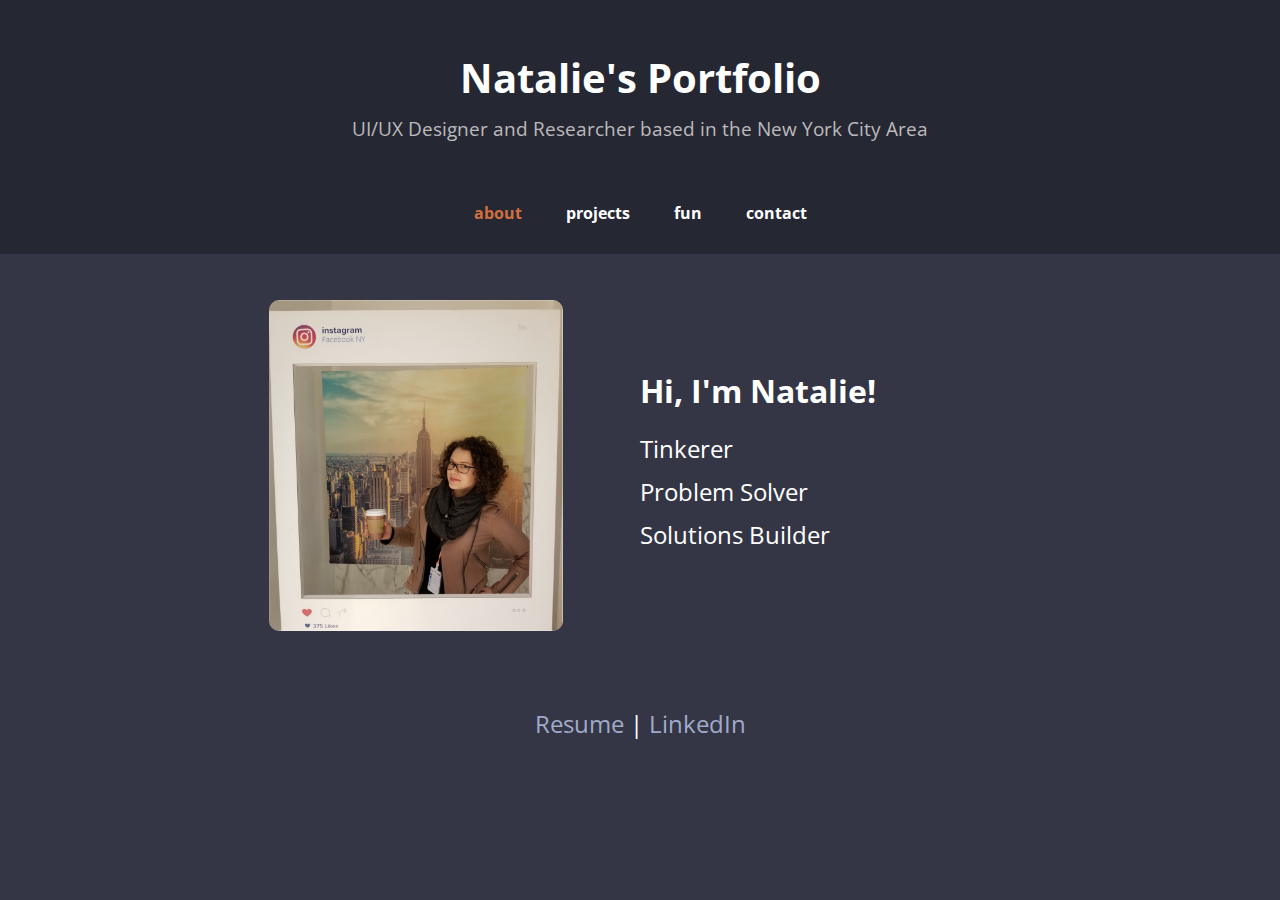
<file: index.html>
<!DOCTYPE html>
<html lang="en">
<head>
    <meta charset="UTF-8">
    <meta name="viewport" content="width=device-width, initial-scale=1.0">
    <title>Natalie's UI/UX Portfolio</title>
    <link rel="stylesheet" href="./style/style.css">
    <link href="https://fonts.googleapis.com/css2?family=Montserrat:wght@400;700&display=swap" rel="stylesheet">
    <link href="https://fonts.googleapis.com/css2?family=Open+Sans:wght@400;700&display=swap" rel="stylesheet">


    <script>
        function AckResume(event, link) {
            // Prevent the link from being immediately followed
            event.preventDefault();

            document.getElementById("ack_action").innerHTML = "Resume Downloaded. Thanks for visiting!";

            setTimeout(function() {
                window.location = link.getAttribute("href");
            }, 1000);
        }
    </script>

</head>
</head>
<body>
    <!-- Header -->
    <header>
        <h1>Natalie's Portfolio</h1>
        <p>UI/UX Designer and Researcher based in the New York City Area</p>
    </header>


    <nav>
        <ul>
            <li><a href="./index.html" class="active">about</a></li>
            <li><a href="./projects.html">projects</a></li>
            <li><a href="./fun.html">fun</a></li>
            <li><a href="./contact.html">contact</a></li>
        </ul>
    </nav>

    
    <div class="hero">
        <figure>
            <img src="./img/coffee_insta.jpg" alt="A photo of Natalie with a coffee">
        </figure>
        <div class="bio_summary">
            <h2>Hi, I'm Natalie!</h2>
            <ul>
                <li>Tinkerer</li>
                <li>Problem Solver</li>
                <li>Solutions Builder</li>
            </ul>
        </div>
    </div>

    <!-- About Section -->
    <section class="about">
        <p>
            <a href="./resume.pdf" onclick="AckResume(event, this)">Resume</a> | 
            <a href="https://www.linkedin.com/in/natalieivasyuk/">LinkedIn</a>
        </p>

        <div id="ack_action"></div>
    </section>



    </div>


    
</body>
</html>
</file>
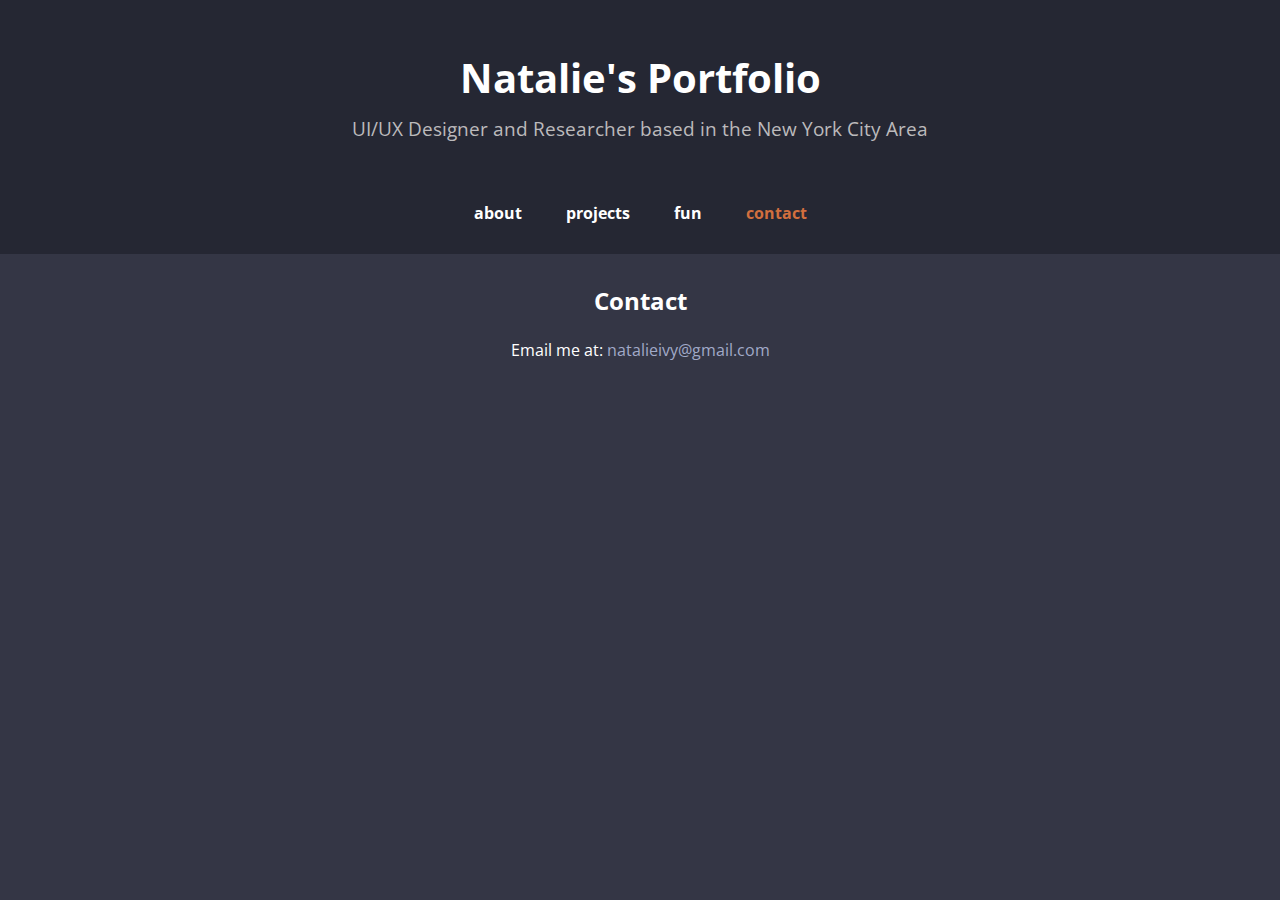
<file: contact.html>
<!DOCTYPE html>
<html lang="en">
<head>
    <meta charset="UTF-8">
    <meta name="viewport" content="width=device-width, initial-scale=1.0">
    <title>Natalie's UI/UX Portfolio</title>
    <link rel="stylesheet" href="./style/style.css">
    <link href="https://fonts.googleapis.com/css2?family=Montserrat:wght@400;700&display=swap" rel="stylesheet">
    <link href="https://fonts.googleapis.com/css2?family=Open+Sans:wght@400;700&display=swap" rel="stylesheet">
</head>
</head>
<body>
    <!-- Header -->
    <header>
        <h1>Natalie's Portfolio</h1>
        <p>UI/UX Designer and Researcher based in the New York City Area</p>
    </header>


    <nav>
        <ul>
            <li><a href="./index.html">about</a></li>
            <li><a href="./projects.html">projects</a></li>
            <li><a href="./fun.html">fun</a></li>
            <li><a href="./contact.html" class="active">contact</a></li>
        </ul>
    </nav>


    <!-- Contact Section -->
    <section class="contact">
        <h2>Contact</h2><br/>
        <p>Email me at: <a href="mailto:natalieivy@gmail.com">natalieivy@gmail.com</a></p>
    </section>


    
</body>
</html>
</file>
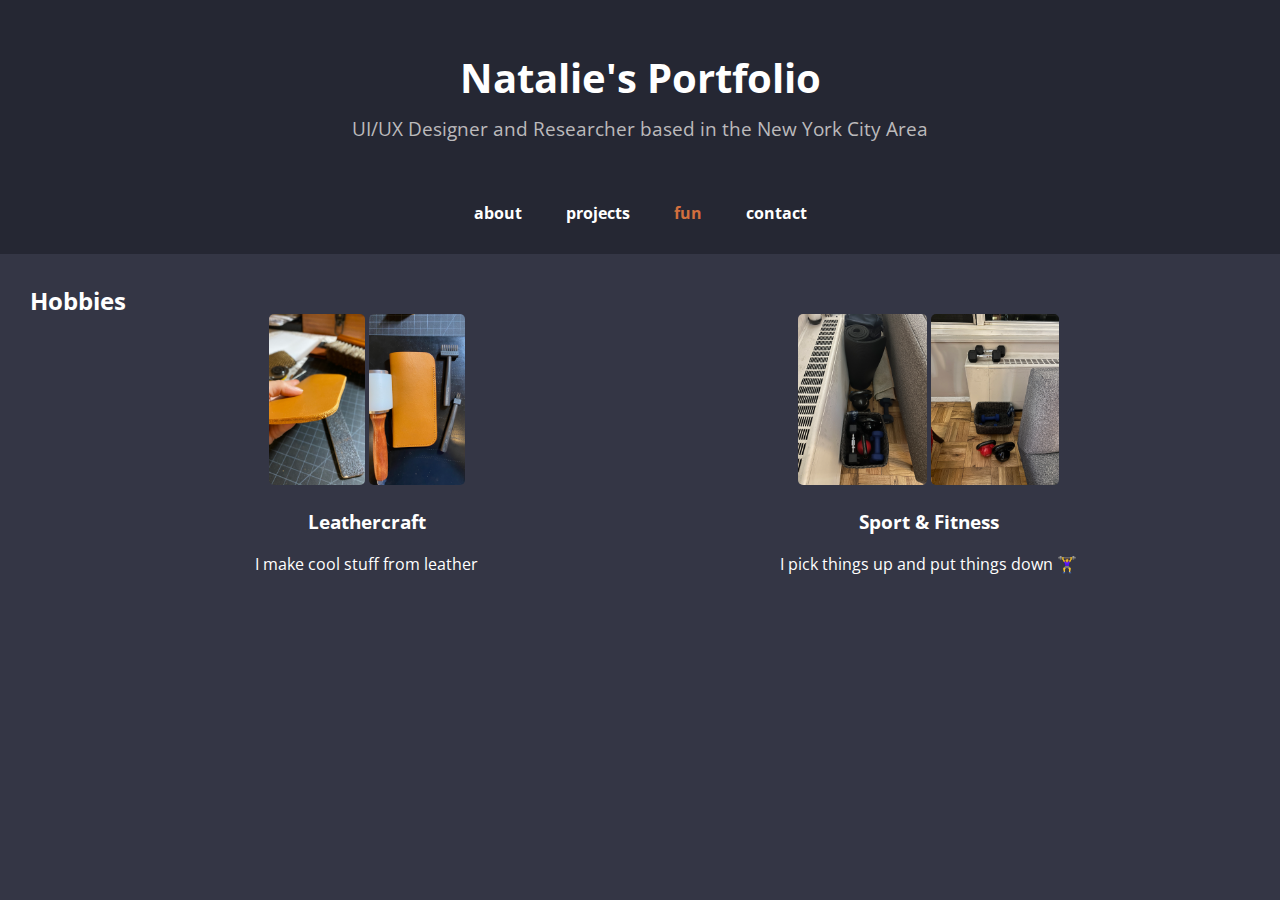
<file: fun.html>
<!DOCTYPE html>
<html lang="en">
<head>
    <meta charset="UTF-8">
    <meta name="viewport" content="width=device-width, initial-scale=1.0">
    <title>Natalie's UI/UX Portfolio</title>
    <link rel="stylesheet" href="./style/style.css">
    <link href="https://fonts.googleapis.com/css2?family=Montserrat:wght@400;700&display=swap" rel="stylesheet">
    <link href="https://fonts.googleapis.com/css2?family=Open+Sans:wght@400;700&display=swap" rel="stylesheet">
</head>
</head>
<body>
    <!-- Header -->
    <header>
        <h1>Natalie's Portfolio</h1>
        <p>UI/UX Designer and Researcher based in the New York City Area</p>
    </header>


    <nav>
        <ul>
            <li><a href="./index.html">about</a></li>
            <li><a href="./projects.html">projects</a></li>
            <li><a href="./fun.html" class="active">fun</a></li>
            <li><a href="./contact.html">contact</a></li>
        </ul>
    </nav>

    
    <!-- Fun Section -->
    <section class="fun">
        <h2>Hobbies</h2>
        <div class="project">
            <div class="showcase">
                <img src="./img/fun_leather/IMG_1006.jpg" alt="Item 1">
                <img src="./img/fun_leather/IMG_1010.jpg" alt="Item 2">
            </div>
            <h3>Leathercraft</h3>
            <p>I make cool stuff from leather</br>
                <!-- <a href="https://docs.google.com/presentation/d/1PuR8UXHKpYOCuPT2n4PjwX3cfmzmM4sQyY7V3lCddBk/edit?usp=sharing">Case Study</a> -->
            </p>
        </div>

        <div class="project">
            <div class="showcase">
                <img src="./img/fun_fitness/IMG_5224.JPG" alt="Page 1">
                <img src="./img/fun_fitness/IMG_5225.JPG" alt="Page 2">
            </div>
            <h3>Sport & Fitness</h3>
            <p>I pick things up and put things down 🏋️‍♀️</br>
                <!-- <a href="https://docs.google.com/presentation/d/1PuR8UXHKpYOCuPT2n4PjwX3cfmzmM4sQyY7V3lCddBk/edit?usp=sharing">Case Study</a> -->
            </p>
        </div>

        <!-- Repeat .project div for each project -->
    </section>


    
</body>
</html>
</file>
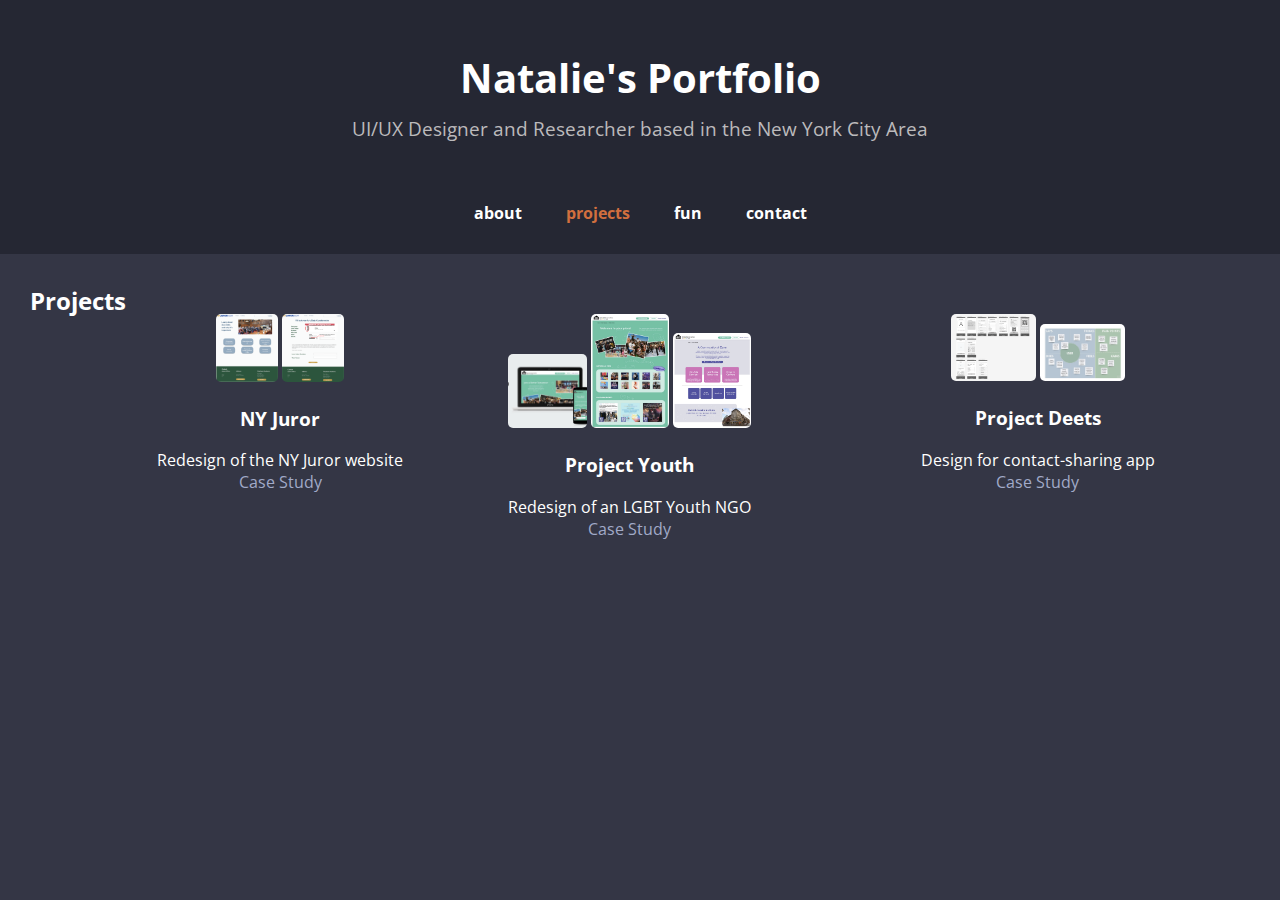
<file: projects.html>
<!DOCTYPE html>
<html lang="en">
<head>
    <meta charset="UTF-8">
    <meta name="viewport" content="width=device-width, initial-scale=1.0">
    <title>Natalie's UI/UX Portfolio</title>
    <link rel="stylesheet" href="./style/style.css">
    <link href="https://fonts.googleapis.com/css2?family=Montserrat:wght@400;700&display=swap" rel="stylesheet">
    <link href="https://fonts.googleapis.com/css2?family=Open+Sans:wght@400;700&display=swap" rel="stylesheet">
</head>
</head>
<body>
    <!-- Header -->
    <header>
        <h1>Natalie's Portfolio</h1>
        <p>UI/UX Designer and Researcher based in the New York City Area</p>
    </header>


    <nav>
        <ul>
            <li><a href="./index.html">about</a></li>
            <li><a href="./projects.html" class="active">projects</a></li>
            <li><a href="./fun.html">fun</a></li>
            <li><a href="./contact.html">contact</a></li>
        </ul>
    </nav>

    
   
    <!-- Portfolio Section -->
    <section class="portfolio">
        <h2>Projects</h2>
        <div class="project">
            <div class="showcase">
                <img src="./img/project_juror/page1.png" alt="Page 1">
                <img src="./img/project_juror/page2.png" alt="Page 2">
            </div>
            <h3>NY Juror</h3>
            <p>Redesign of the NY Juror website</br>
                <a href="https://docs.google.com/presentation/d/1PuR8UXHKpYOCuPT2n4PjwX3cfmzmM4sQyY7V3lCddBk/edit?usp=sharing">Case Study</a>
            </p>
        </div>

        <div class="project">
            <div class="showcase">
                <img src="./img/project_youth/hmi_img1.png" alt="Page 1">
                <img src="./img/project_youth/hmi_img2.png" alt="Page 2">
                <img src="./img/project_youth/hmi_img3.png" alt="Page 3">
            </div>
            <h3>Project Youth</h3>
            <p>Redesign of an LGBT Youth NGO</br>
                <a href="https://docs.google.com/presentation/d/1AmdJVXE7SZ_soflyGllpt7gwa1Mg4t6bchuV1mFNsmo/edit?usp=sharing">Case Study</a>
            </p>
        </div>

        <div class="project">
            <div class="showcase">
                <img src="./img/project_deets/deets_img1.png" alt="Page 1">
                <img src="./img/project_deets/deets_empmap.png" alt="Page 2">

            </div>
            <h3>Project Deets</h3>
            <p>Design for contact-sharing app</br>
                <a href="https://docs.google.com/presentation/d/1KXTSg01s5ofV5_RraKnLyXGYj0nleY_p_gsJyrTi1eI/edit?usp=sharing">Case Study</a>
            </p>
        </div>
        <!-- Repeat .project div for each project -->
    </section>





</body>
</html>
</file>
<file: style/style.css>
/* ***** GENERAL SETTINGS ***** */

/* Reset some default browser styles and set default fonts */
body, h1, h2, p, a {
    margin: 0;
    padding: 0;
    text-decoration: none;
    font-family: 'Open Sans', sans-serif; /* Setting default font for the page */
}

header, nav {
    font-family: 'Montserrat', sans-serif; /* Montserrat for headers and navigation */
}

body {
    background-color: #343645;  /* Dark grey for the main background */
    color: white;
}

header {
    background-color: #252733;
    color: white;
    padding: 50px 0;
    text-align: center;
}

header h1 {
    font-size: 2.5em;
}

header p {
    font-size: 1.2em;
    margin-top: 10px;
    color: #BCBABC;  /* secondary text color */
}

section {
    padding: 10px;
    text-align: center;
}

/* ***** PORTFOLIO SETTINGS ***** */

.portfolio {
    margin: 20px;
    text-align: left;
    display: flex;
}

.portfolio .project {
    margin-top: 30px;
    text-align: center;

    display: flex;
    flex-direction: column;
}

.portfolio img {
    max-width: 20%;
    border-radius: 5px;
}

.portfolio a {
    color: #A1AAC8; /* Secondary highlights */
    border-bottom: 2px solid transparent;
    transition: border-color 0.3s;
}

.portfolio a:hover {
    border-color: #DB9F65; /* primary hover color */
}

/* ***** FUN SETTINGS ***** */

.fun {
    margin: 20px;
    text-align: left;
    display: flex;
}

.fun .project {
    margin-top: 30px;
    text-align: center;
}

.fun img {
    max-width: 20%;
    border-radius: 5px;
}

.fun a {
    color: #A1AAC8; /* Secondary highlights */
    border-bottom: 2px solid transparent;
    transition: border-color 0.3s;
}

.fun a:hover {
    border-color: #DB9F65; /* primary hover color */
}


/* ***** CONTACT SETTINGS ***** */

.contact {
    margin: 20px;
    text-align: center;
}

.contact a {
    color: #A1AAC8; /* Secondary highlights */
    border-bottom: 2px solid transparent;
    transition: border-color 0.3s;
}

.contact a:hover {
    border-color: #DB9F65; /* primary hover color */
}

/* ***** NAVIGATION SETTINGS ***** */

nav {
    background-color: #252733;  
    text-align: center;
    padding: 10px 10px 30px 10px;
}

nav ul {
    list-style-type: none;
    padding: 0;
    margin: 0;
    display: inline-block;
}

nav li {
    display: inline;
    margin: 0 20px;
}

nav a {
    color: white;
    font-weight: bold;
    transition: color 0.3s;
}

nav a:hover {
    color: #DB9F65;  /* Highlight color */
}

nav a.active {
    color: #D26F3E; /* The orange color to indicate the active page */
}

/* ***** ABOUT/BIO SETTINGS ***** */

.hero {
    display: grid;
    grid-template-columns: 1fr 1fr; /* 1.5fr 1fr This will give more space to the bio and less to the photo */
    gap: 0px; /* Space between the bio and the photo */
    align-items: center; /* Center items vertically */
    padding: 30px 15% 30px 15%; 
    background-color: #343645;  /* Dark grey from the palette */
    color: white;  /* Default text color for the section */
}

.bio_summary h2 {
    font-size: 2em;  /* Increase the size a bit for emphasis */
    margin-bottom: 20px;  /* Some space below the title */
}

.bio_summary ul {
    list-style-type: none;  /* Remove bullet points */
    padding: 0;  /* Remove default padding */
    margin: 0; /* Remove default margin */
}

.bio_summary li {
    font-size: 1.5em;  /* Slightly larger list items for emphasis */
    margin-bottom: 10px;  /* Some space between list items */
    margin-right: 20px;
}

figure {
    display: flex;
    align-items: center;
    justify-content: center;
}

figure img {
    border-radius: 10px;  /* Optional: Rounded corners for the image */
    width: 80%; /* adjust this as needed */
    max-width: 100%;
    height: auto;
}

.about {
    margin: 20px;
    text-align: center;
    font-size: 1.5em;
}

.about a {
    color: #A1AAC8; /* Secondary highlights */
    border-bottom: 2px solid transparent;
    transition: border-color 0.3s;
}

.about a:hover {
    border-color: #DB9F65; /* primary hover color */
}
</file>
